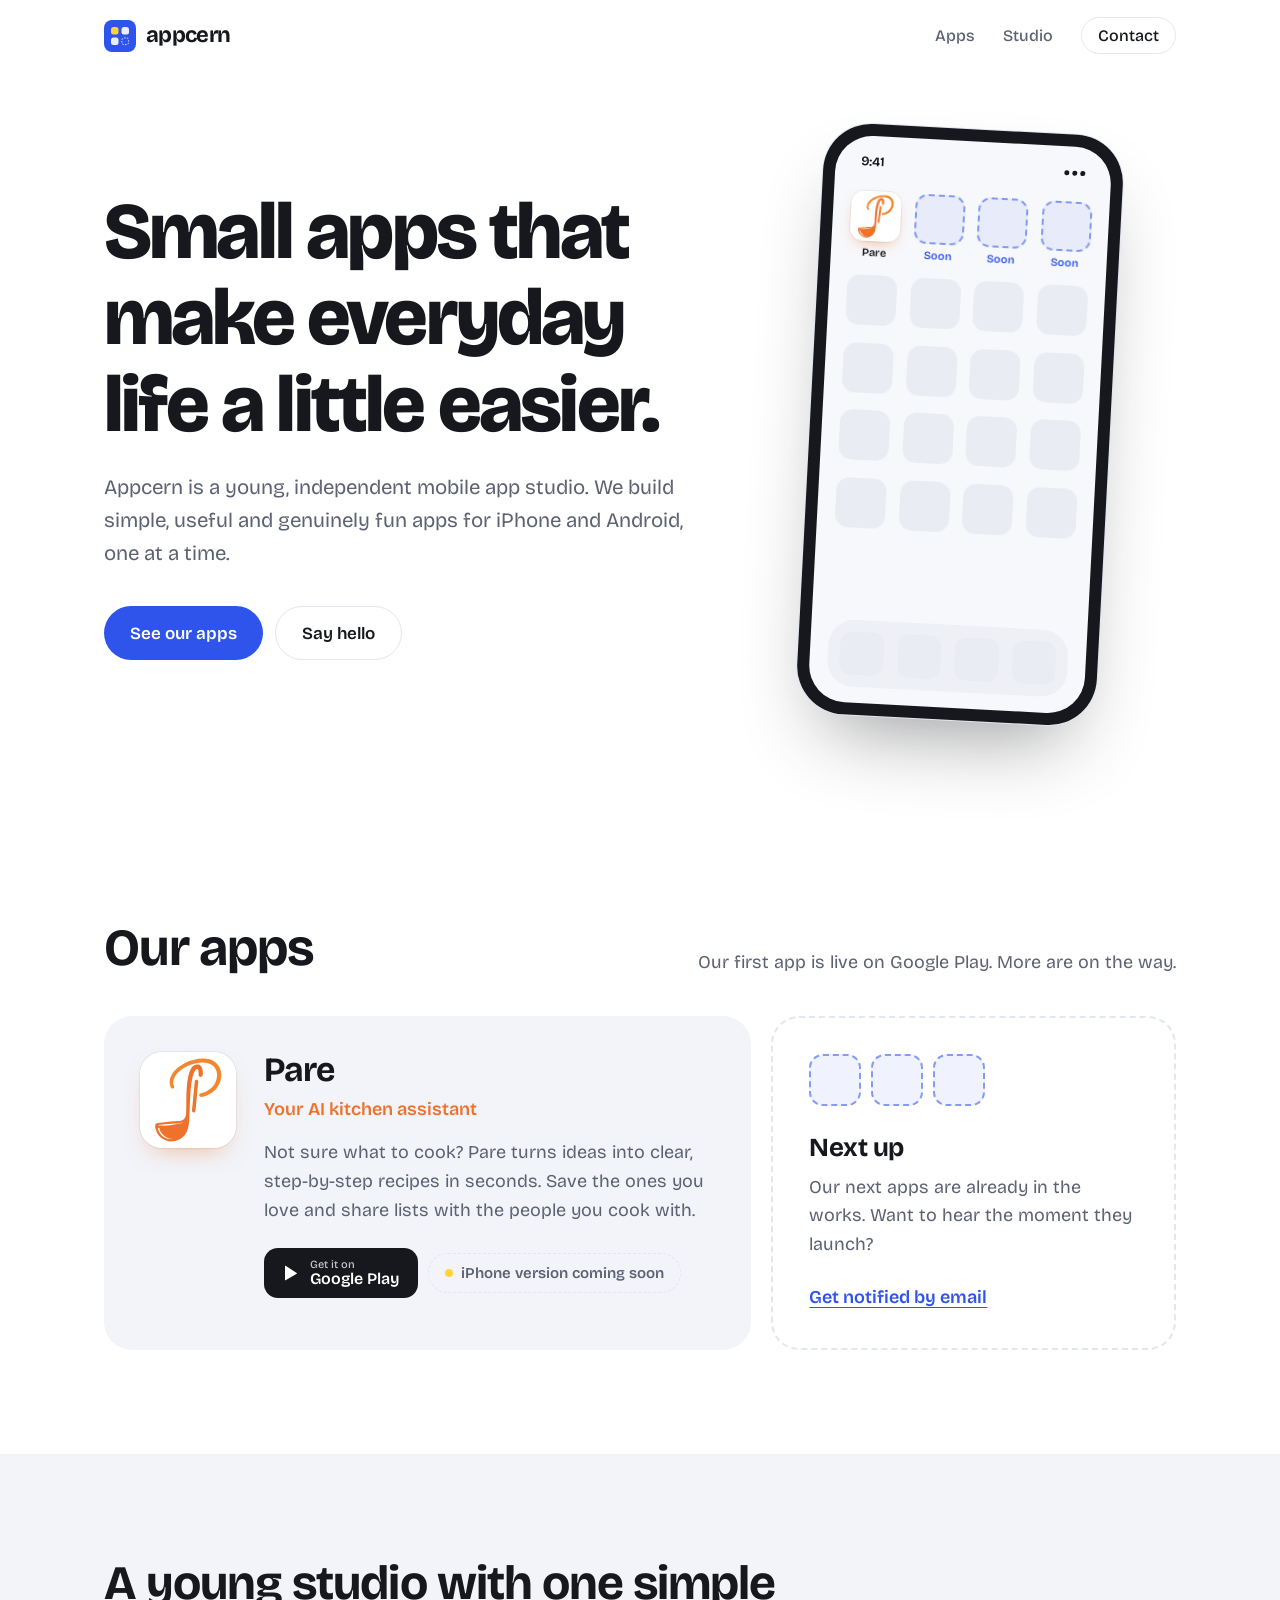
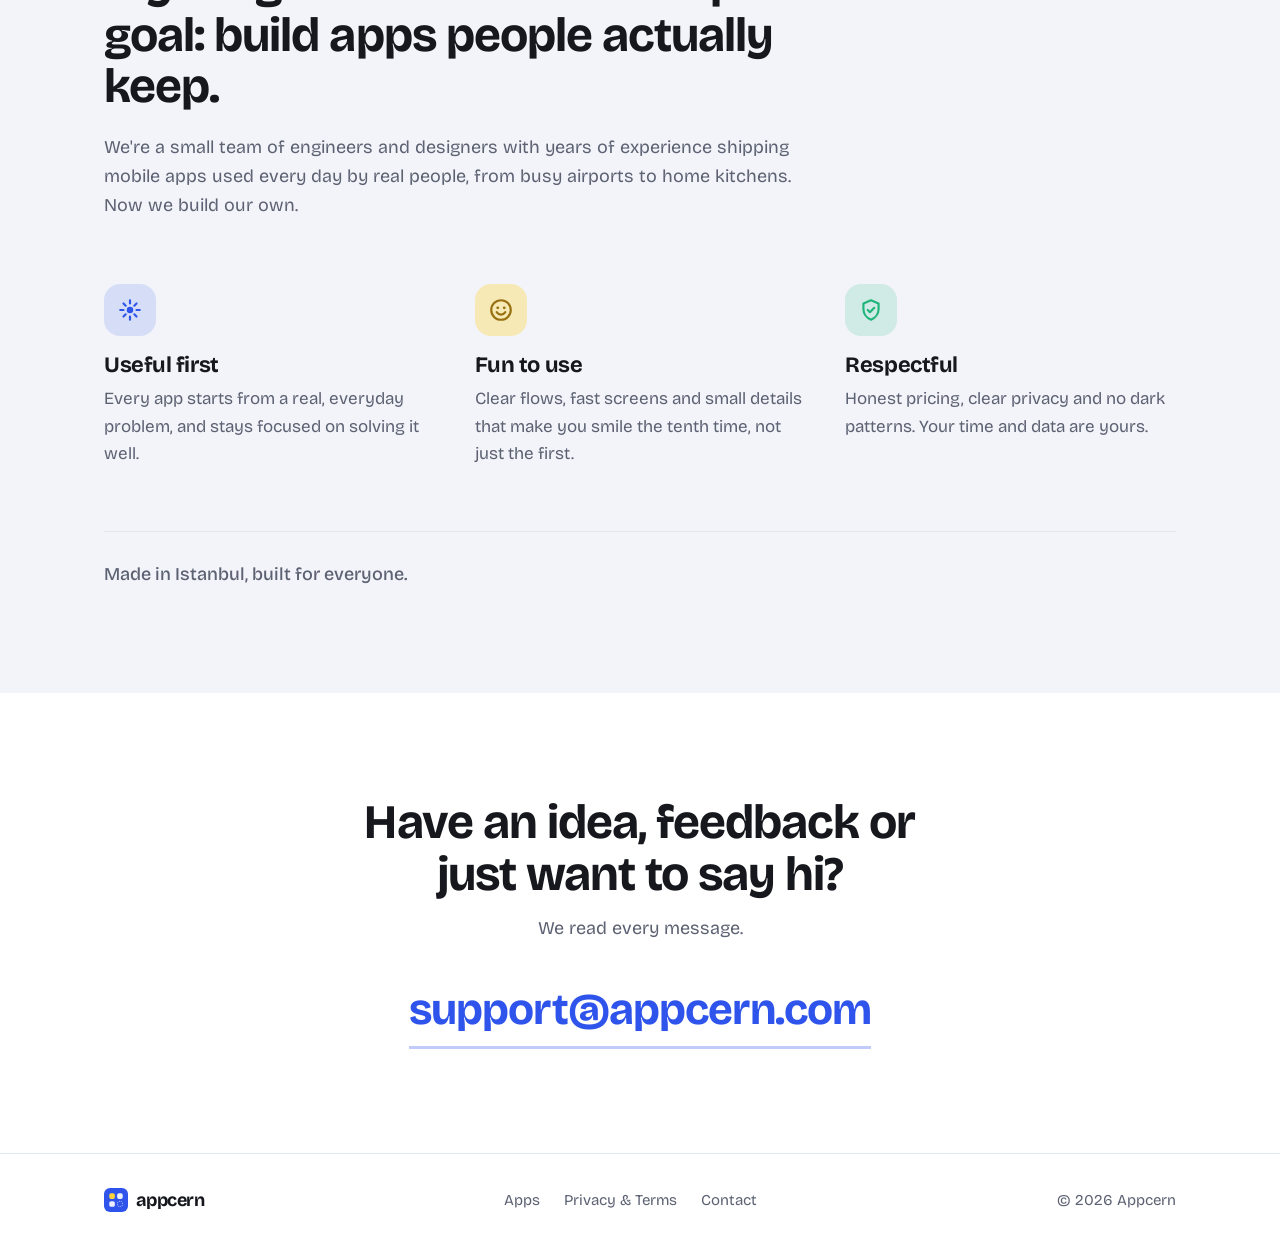
<file: index.html>
<!doctype html>
<html lang="en">
<head>
  <meta charset="utf-8">
  <meta name="viewport" content="width=device-width, initial-scale=1, viewport-fit=cover">
  <title>Appcern — Mobile app studio</title>
  <meta name="description" content="Appcern is a young, independent mobile app studio building simple, useful and fun apps that make everyday life a little easier.">
  <meta name="theme-color" content="#ffffff" media="(prefers-color-scheme: light)">
  <meta name="theme-color" content="#121419" media="(prefers-color-scheme: dark)">

  <meta property="og:type" content="website">
  <meta property="og:site_name" content="Appcern">
  <meta property="og:title" content="Appcern — Mobile app studio">
  <meta property="og:description" content="Simple, useful and fun apps that make everyday life a little easier.">
  <meta property="og:url" content="https://appcern.com/">
  <meta name="twitter:card" content="summary">

  <link rel="icon" href="assets/favicon.svg" type="image/svg+xml">
  <link rel="apple-touch-icon" href="assets/favicon.svg">

  <link rel="preconnect" href="https://fonts.googleapis.com">
  <link rel="preconnect" href="https://fonts.gstatic.com" crossorigin>
  <link href="https://fonts.googleapis.com/css2?family=Bricolage+Grotesque:opsz,wght@12..96,400;12..96,500;12..96,600;12..96,700;12..96,800&display=swap" rel="stylesheet">

  <link rel="stylesheet" href="assets/styles.css">
</head>
<body>
  <a class="skip" href="#main">Skip to content</a>

  <header class="nav">
    <div class="wrap nav-inner">
      <a class="brand" href="./" aria-label="Appcern home">
        <img src="assets/favicon.svg" alt="" width="32" height="32">
        <span>appcern</span>
      </a>
      <nav aria-label="Main">
        <ul class="nav-links">
          <li><a href="#apps">Apps</a></li>
          <li><a href="#studio">Studio</a></li>
          <li><a href="#contact" class="nav-cta">Contact</a></li>
        </ul>
      </nav>
    </div>
  </header>

  <main id="main">
    <!-- HERO -->
    <section class="hero">
      <div class="wrap hero-inner">
        <div class="hero-copy">
          <h1>Small apps that make everyday life a little easier.</h1>
          <p class="lead">Appcern is a young, independent mobile app studio. We build simple, useful and genuinely fun apps for iPhone and Android, one at a time.</p>
          <div class="hero-actions">
            <a class="btn btn-primary" href="#apps">See our apps</a>
            <a class="btn btn-ghost" href="#contact">Say hello</a>
          </div>
        </div>

        <div class="phone" aria-hidden="true">
          <div class="phone-screen">
            <div class="status"><span>9:41</span><span class="status-dots"><i></i><i></i><i></i></span></div>
            <div class="grid">
              <div class="tile tile-live">
                <img src="assets/pare-icon.svg" alt="">
                <span>Pare</span>
              </div>
              <div class="tile tile-soon"><b></b><span>Soon</span></div>
              <div class="tile tile-soon"><b></b><span>Soon</span></div>
              <div class="tile tile-soon"><b></b><span>Soon</span></div>
              <div class="tile tile-empty"><b></b></div>
              <div class="tile tile-empty"><b></b></div>
              <div class="tile tile-empty"><b></b></div>
              <div class="tile tile-empty"><b></b></div>
              <div class="tile tile-empty"><b></b></div>
              <div class="tile tile-empty"><b></b></div>
              <div class="tile tile-empty"><b></b></div>
              <div class="tile tile-empty"><b></b></div>
              <div class="tile tile-empty"><b></b></div>
              <div class="tile tile-empty"><b></b></div>
              <div class="tile tile-empty"><b></b></div>
              <div class="tile tile-empty"><b></b></div>
              <div class="tile tile-empty"><b></b></div>
              <div class="tile tile-empty"><b></b></div>
              <div class="tile tile-empty"><b></b></div>
              <div class="tile tile-empty"><b></b></div>
            </div>
            <div class="dock"><b></b><b></b><b></b><b></b></div>
          </div>
        </div>
      </div>
    </section>

    <!-- APPS -->
    <section id="apps" class="section">
      <div class="wrap">
        <div class="section-head">
          <h2>Our apps</h2>
          <p>Our first app is live on Google Play. More are on the way.</p>
        </div>

        <div class="apps">
          <article class="app-card">
            <img class="app-icon" src="assets/pare-icon.svg" alt="Pare app icon" width="96" height="96">
            <div class="app-body">
              <h3>Pare</h3>
              <p class="app-tag">Your AI kitchen assistant</p>
              <p>Not sure what to cook? Pare turns ideas into clear, step-by-step recipes in seconds. Save the ones you love and share lists with the people you cook with.</p>
              <div class="stores" data-app="pare">
                <a class="store" data-store="ios" href="#" target="_blank" rel="noopener">
                  <svg viewBox="0 0 24 24" width="18" height="18" aria-hidden="true"><path fill="currentColor" d="M16.4 12.6c0-2.4 2-3.6 2.1-3.7-1.1-1.7-2.9-1.9-3.5-1.9-1.5-.2-2.9.9-3.7.9-.8 0-1.9-.9-3.2-.8-1.6 0-3.1 1-4 2.4-1.7 3-.4 7.3 1.2 9.7.8 1.2 1.8 2.5 3 2.4 1.2 0 1.7-.8 3.1-.8 1.5 0 1.9.8 3.2.8 1.3 0 2.1-1.2 2.9-2.4.9-1.3 1.3-2.6 1.3-2.7 0 0-2.4-.9-2.4-3.9zM14 5.5c.7-.8 1.1-1.9 1-3-1 0-2.1.7-2.8 1.5-.6.7-1.2 1.8-1 2.9 1.1.1 2.1-.6 2.8-1.4z"/></svg>
                  <span><small>Download on the</small>App Store</span>
                </a>
                <a class="store" data-store="android" href="#" target="_blank" rel="noopener">
                  <svg viewBox="0 0 24 24" width="18" height="18" aria-hidden="true"><path fill="currentColor" d="M4 2.8v18.4c0 .4.4.7.8.5L19.6 13c.4-.2.4-.8 0-1L4.8 2.3c-.4-.2-.8.1-.8.5z"/></svg>
                  <span><small>Get it on</small>Google Play</span>
                </a>
                <span class="soon-pill"></span>
              </div>
            </div>
          </article>

          <article class="next-card">
            <div class="next-icons" aria-hidden="true"><b></b><b></b><b></b></div>
            <h3>Next up</h3>
            <p>Our next apps are already in the works. Want to hear the moment they launch?</p>
            <a class="text-link" href="mailto:support@appcern.com?subject=Let%20me%20know%20when%20the%20next%20app%20launches">Get notified by email</a>
          </article>
        </div>
      </div>
    </section>

    <!-- STUDIO -->
    <section id="studio" class="section section-tint">
      <div class="wrap">
        <div class="studio-head">
          <h2>A young studio with one simple goal: build apps people actually keep.</h2>
          <p>We're a small team of engineers and designers with years of experience shipping mobile apps used every day by real people, from busy airports to home kitchens. Now we build our own.</p>
        </div>

        <ul class="values">
          <li>
            <span class="v-icon v-blue" aria-hidden="true">
              <svg viewBox="0 0 24 24"><path d="M12 3v3M12 18v3M3 12h3M18 12h3M6 6l2 2M16 16l2 2M6 18l2-2M16 8l2-2" stroke="currentColor" stroke-width="2" stroke-linecap="round" fill="none"/><circle cx="12" cy="12" r="3" fill="currentColor"/></svg>
            </span>
            <h3>Useful first</h3>
            <p>Every app starts from a real, everyday problem, and stays focused on solving it well.</p>
          </li>
          <li>
            <span class="v-icon v-sun" aria-hidden="true">
              <svg viewBox="0 0 24 24"><circle cx="12" cy="12" r="9" stroke="currentColor" stroke-width="2" fill="none"/><path d="M8 14c1 1.5 2.4 2.2 4 2.2s3-.7 4-2.2" stroke="currentColor" stroke-width="2" stroke-linecap="round" fill="none"/><circle cx="9" cy="10" r="1.3" fill="currentColor"/><circle cx="15" cy="10" r="1.3" fill="currentColor"/></svg>
            </span>
            <h3>Fun to use</h3>
            <p>Clear flows, fast screens and small details that make you smile the tenth time, not just the first.</p>
          </li>
          <li>
            <span class="v-icon v-green" aria-hidden="true">
              <svg viewBox="0 0 24 24"><path d="M12 3l7 3v5c0 4.4-3 8.4-7 10-4-1.6-7-5.6-7-10V6l7-3z" stroke="currentColor" stroke-width="2" stroke-linejoin="round" fill="none"/><path d="M9 12l2 2 4-4" stroke="currentColor" stroke-width="2" stroke-linecap="round" stroke-linejoin="round" fill="none"/></svg>
            </span>
            <h3>Respectful</h3>
            <p>Honest pricing, clear privacy and no dark patterns. Your time and data are yours.</p>
          </li>
        </ul>

        <p class="made-in">Made in Istanbul, built for everyone.</p>
      </div>
    </section>

    <!-- CONTACT -->
    <section id="contact" class="section contact">
      <div class="wrap contact-inner">
        <h2>Have an idea, feedback or just want to say hi?</h2>
        <p>We read every message.</p>
        <a class="contact-mail" href="mailto:support@appcern.com">support@appcern.com</a>
      </div>
    </section>
  </main>

  <footer class="footer">
    <div class="wrap footer-inner">
      <a class="brand brand-sm" href="./" aria-label="Appcern home">
        <img src="assets/favicon.svg" alt="" width="24" height="24">
        <span>appcern</span>
      </a>
      <ul class="footer-links">
        <li><a href="#apps">Apps</a></li>
        <li><a href="https://legal.appcern.com" target="_blank" rel="noopener">Privacy &amp; Terms</a></li>
        <li><a href="mailto:support@appcern.com">Contact</a></li>
      </ul>
      <p class="copy">© <span id="year">2026</span> Appcern</p>
    </div>
  </footer>

  <script>
    /* ─────────────────────────────────────────────
       STORE LINKS — paste store URLs when the app is live.
       Empty string = button hidden, "Coming soon" shown instead.
       ───────────────────────────────────────────── */
    const STORE_LINKS = {
      pare: {
        ios: "",      // e.g. "https://apps.apple.com/app/id0000000000"
        android: "https://play.google.com/store/apps/details?id=com.appcern.recipeapp"
      }
    };

    const PLATFORM = { ios: "iPhone", android: "Android" };

    document.querySelectorAll(".stores").forEach((group) => {
      const links = STORE_LINKS[group.dataset.app] || {};
      const missing = [];
      group.querySelectorAll(".store").forEach((a) => {
        const url = links[a.dataset.store];
        if (url) { a.href = url; } else { a.hidden = true; missing.push(PLATFORM[a.dataset.store]); }
      });
      const pill = group.querySelector(".soon-pill");
      if (missing.length === 0) pill.hidden = true;
      else pill.textContent = `${missing.join(" & ")} version coming soon`;
    });

    document.getElementById("year").textContent = new Date().getFullYear();
  </script>
</body>
</html>
</file>
<file: assets/styles.css>
/* ───────── Tokens ───────── */
:root {
  --paper: #ffffff;
  --mist: #f2f4f9;
  --line: #e2e6ef;
  --ink: #16181d;
  --muted: #5d6273;
  --cobalt: #2f54eb;
  --cobalt-ink: #ffffff;
  --sun: #ffd43b;
  --leaf: #1fb57a;
  --pare: #ee722b;
  --tile-empty: #e9ecf3;
  --phone: #16181d;
  --screen: #f7f8fb;

  --radius-lg: 28px;
  --radius-md: 18px;
  --wrap: 1120px;
  --font: "Bricolage Grotesque", system-ui, -apple-system, "Segoe UI", sans-serif;
}

@media (prefers-color-scheme: dark) {
  :root:not([data-theme="light"]) {
    --paper: #121419;
    --mist: #1a1d24;
    --line: #2a2e38;
    --ink: #f2f3f6;
    --muted: #a3a8b8;
    --cobalt: #6f8bff;
    --cobalt-ink: #0d1020;
    --tile-empty: #262a34;
    --phone: #050608;
    --screen: #1c1f27;
  }
}
:root[data-theme="dark"] {
  --paper: #121419;
  --mist: #1a1d24;
  --line: #2a2e38;
  --ink: #f2f3f6;
  --muted: #a3a8b8;
  --cobalt: #6f8bff;
  --cobalt-ink: #0d1020;
  --tile-empty: #262a34;
  --phone: #050608;
  --screen: #1c1f27;
}

/* ───────── Base ───────── */
*, *::before, *::after { box-sizing: border-box; }
html { scroll-behavior: smooth; -webkit-text-size-adjust: 100%; }
body {
  margin: 0;
  background: var(--paper);
  color: var(--ink);
  font-family: var(--font);
  font-size: 18px;
  line-height: 1.6;
  -webkit-font-smoothing: antialiased;
  overflow-x: hidden;
}
img { display: block; max-width: 100%; }
a { color: inherit; }
h1, h2, h3 { margin: 0; line-height: 1.08; letter-spacing: -0.02em; font-weight: 700; }
p { margin: 0; }
ul { margin: 0; padding: 0; list-style: none; }

:focus-visible { outline: 3px solid var(--cobalt); outline-offset: 3px; border-radius: 6px; }

.wrap { width: 100%; max-width: var(--wrap); margin: 0 auto; padding: 0 24px; }
@media (max-width: 520px) { .wrap { padding: 0 16px; } }

.skip {
  position: absolute; left: 16px; top: -48px;
  background: var(--ink); color: var(--paper);
  padding: 8px 14px; border-radius: 10px; z-index: 100; text-decoration: none;
}
.skip:focus { top: 12px; }

/* ───────── Nav ───────── */
.nav {
  position: sticky; top: 0; z-index: 50;
  background: color-mix(in srgb, var(--paper) 85%, transparent);
  backdrop-filter: saturate(160%) blur(12px);
  -webkit-backdrop-filter: saturate(160%) blur(12px);
  border-bottom: 1px solid transparent;
}
.nav-inner { display: flex; align-items: center; justify-content: space-between; height: 72px; }
.brand { display: inline-flex; align-items: center; gap: 10px; text-decoration: none; font-weight: 700; font-size: 22px; letter-spacing: -0.03em; }
.brand-sm { font-size: 18px; gap: 8px; }
.nav-links { display: flex; align-items: center; gap: 28px; font-size: 16px; font-weight: 500; }
.nav-links a { text-decoration: none; color: var(--muted); transition: color .15s; }
.nav-links a:hover { color: var(--ink); }
.nav-links .nav-cta { color: var(--ink); border: 1.5px solid var(--line); padding: 8px 16px; border-radius: 999px; }
.nav-links .nav-cta:hover { border-color: var(--ink); }
@media (max-width: 520px) {
  .nav-links { gap: 16px; font-size: 15px; }
  .nav-links li:first-child { display: none; }
}

/* ───────── Buttons ───────── */
.btn {
  display: inline-flex; align-items: center; justify-content: center;
  height: 54px; padding: 0 26px; border-radius: 999px;
  font: 600 17px/1 var(--font); text-decoration: none;
  transition: transform .15s ease, background-color .15s ease, border-color .15s ease;
}
.btn:active { transform: scale(.97); }
.btn-primary { background: var(--cobalt); color: var(--cobalt-ink); }
.btn-primary:hover { background: color-mix(in srgb, var(--cobalt) 88%, var(--ink)); }
.btn-ghost { border: 1.5px solid var(--line); color: var(--ink); }
.btn-ghost:hover { border-color: var(--ink); }

/* ───────── Hero ───────── */
.hero { padding: 56px 0 96px; }
.hero-inner { display: grid; grid-template-columns: 1.15fr 0.85fr; gap: 56px; align-items: center; }
.hero h1 { font-size: clamp(42px, 6.4vw, 80px); font-weight: 800; letter-spacing: -0.035em; max-width: 13ch; }
.lead { margin-top: 24px; font-size: clamp(18px, 1.6vw, 21px); color: var(--muted); max-width: 46ch; }
.hero-actions { display: flex; flex-wrap: wrap; gap: 12px; margin-top: 36px; }

/* Phone home screen — the signature element */
.phone {
  justify-self: center;
  width: 300px; padding: 12px;
  background: var(--phone);
  border-radius: 48px;
  box-shadow: 0 0 0 1px var(--line), 0 40px 80px -30px rgba(22, 24, 29, .45);
  transform: rotate(3deg);
}
.phone-screen { background: var(--screen); border-radius: 37px; padding: 14px 18px 16px; aspect-ratio: 9 / 18.5; display: flex; flex-direction: column; }
.status { display: flex; justify-content: space-between; align-items: center; font-size: 13px; font-weight: 600; padding: 2px 8px 18px; }
.status-dots { display: flex; gap: 3px; }
.status-dots i { width: 5px; height: 5px; border-radius: 50%; background: currentColor; display: block; }
.grid { display: grid; grid-template-columns: repeat(4, 1fr); gap: 18px 14px; }
.tile { display: flex; flex-direction: column; align-items: center; gap: 6px; font-size: 11px; font-weight: 600; }
.tile img, .tile b { width: 100%; aspect-ratio: 1; border-radius: 26%; display: block; }
.tile span { line-height: 1; height: 11px; }
.tile-live img { box-shadow: 0 0 0 1px rgba(22, 24, 29, .06), 0 6px 14px -6px rgba(238, 114, 43, .55); }
.tile-soon b { border: 2px dashed color-mix(in srgb, var(--cobalt) 55%, transparent); background: color-mix(in srgb, var(--cobalt) 7%, transparent); }
.tile-soon span { color: var(--cobalt); }
.tile-empty b { background: var(--tile-empty); }
.dock { margin-top: auto; display: grid; grid-template-columns: repeat(4, 1fr); gap: 14px; padding: 12px; border-radius: 26px; background: color-mix(in srgb, var(--tile-empty) 60%, transparent); }
.dock b { aspect-ratio: 1; border-radius: 26%; background: var(--tile-empty); display: block; }

/* One orchestrated load moment: the home screen fills in */
@media (prefers-reduced-motion: no-preference) {
  .tile { animation: pop .5s cubic-bezier(.2, .9, .3, 1.3) both; }
  .tile:nth-child(1)  { animation-delay: .25s; }
  .tile:nth-child(2)  { animation-delay: .40s; }
  .tile:nth-child(3)  { animation-delay: .48s; }
  .tile:nth-child(4)  { animation-delay: .56s; }
  .tile:nth-child(n+5) { animation-delay: .66s; }
  @keyframes pop { from { opacity: 0; transform: scale(.6); } to { opacity: 1; transform: none; } }
}

@media (max-width: 900px) {
  .hero { padding: 32px 0 72px; }
  .hero-inner { grid-template-columns: 1fr; gap: 56px; }
  .phone { width: 272px; transform: rotate(2deg); }
}

/* ───────── Sections ───────── */
.section { padding: 104px 0; }
.section-tint { background: var(--mist); }
.section-head { display: flex; justify-content: space-between; align-items: end; gap: 24px; flex-wrap: wrap; margin-bottom: 40px; }
.section-head h2 { font-size: clamp(34px, 4.4vw, 52px); }
.section-head p { color: var(--muted); }
@media (max-width: 520px) { .section { padding: 72px 0; } }

/* Apps */
.apps { display: grid; grid-template-columns: 1.6fr 1fr; gap: 20px; }
.app-card {
  display: flex; gap: 28px; align-items: flex-start;
  padding: 36px; border-radius: var(--radius-lg);
  background: var(--mist);
}
.app-icon { width: 96px; height: 96px; border-radius: 22px; flex: none; box-shadow: 0 0 0 1px rgba(22, 24, 29, .06), 0 12px 24px -12px rgba(238, 114, 43, .5); }
.app-body h3 { font-size: 34px; }
.app-tag { margin-top: 6px; font-weight: 600; color: var(--pare); }
.app-body > p:not(.app-tag) { margin-top: 14px; color: var(--muted); max-width: 48ch; }
.stores { display: flex; flex-wrap: wrap; gap: 10px; margin-top: 24px; align-items: center; }
.store {
  display: inline-flex; align-items: center; gap: 10px;
  height: 50px; padding: 0 18px; border-radius: 14px;
  background: var(--ink); color: var(--paper); text-decoration: none;
  font-weight: 600; font-size: 16px; line-height: 1.05;
}
.store[hidden] { display: none; }
.store small { display: block; font-size: 11px; font-weight: 500; opacity: .75; }
.soon-pill {
  display: inline-flex; align-items: center; gap: 8px;
  height: 40px; padding: 0 16px; border-radius: 999px;
  border: 1.5px dashed var(--line);
  color: var(--muted);
  font-size: 15px; font-weight: 600;
}
.soon-pill::before { content: ""; width: 8px; height: 8px; border-radius: 50%; background: var(--sun); }
.soon-pill[hidden] { display: none; }

.next-card {
  padding: 36px; border-radius: var(--radius-lg);
  border: 2px dashed var(--line);
  display: flex; flex-direction: column;
}
.next-icons { display: flex; gap: 10px; margin-bottom: 28px; }
.next-icons b { width: 52px; height: 52px; border-radius: 14px; border: 2px dashed color-mix(in srgb, var(--cobalt) 55%, transparent); background: color-mix(in srgb, var(--cobalt) 7%, transparent); }
.next-card h3 { font-size: 26px; }
.next-card p { margin-top: 10px; color: var(--muted); }
.text-link { margin-top: auto; padding-top: 24px; font-weight: 600; color: var(--cobalt); text-underline-offset: 4px; }

@media (max-width: 900px) {
  .apps { grid-template-columns: 1fr; }
}
@media (max-width: 600px) {
  .app-card { flex-direction: column; padding: 28px 22px; gap: 20px; }
  .app-icon { width: 80px; height: 80px; border-radius: 18px; }
  .next-card { padding: 28px 22px; }
}

/* Studio */
.studio-head { max-width: 760px; }
.studio-head h2 { font-size: clamp(32px, 4vw, 48px); }
.studio-head p { margin-top: 20px; color: var(--muted); max-width: 60ch; }
.values { display: grid; grid-template-columns: repeat(3, 1fr); gap: 40px; margin-top: 64px; }
.values h3 { font-size: 22px; margin-top: 18px; }
.values p { margin-top: 8px; color: var(--muted); font-size: 17px; }
.v-icon { display: inline-grid; place-items: center; width: 52px; height: 52px; border-radius: 16px; }
.v-icon svg { width: 26px; height: 26px; }
.v-blue  { background: color-mix(in srgb, var(--cobalt) 14%, transparent); color: var(--cobalt); }
.v-sun   { background: color-mix(in srgb, var(--sun) 35%, transparent); color: color-mix(in srgb, #b8860b 80%, var(--ink)); }
.v-green { background: color-mix(in srgb, var(--leaf) 16%, transparent); color: var(--leaf); }
.made-in { margin-top: 64px; padding-top: 28px; border-top: 1px solid var(--line); color: var(--muted); font-weight: 500; }
@media (max-width: 800px) { .values { grid-template-columns: 1fr; gap: 36px; margin-top: 48px; } }

/* Contact */
.contact-inner { text-align: center; }
.contact h2 { font-size: clamp(30px, 4vw, 48px); max-width: 18ch; margin: 0 auto; }
.contact p { margin-top: 14px; color: var(--muted); }
.contact-mail {
  display: inline-block; margin-top: 32px;
  font-size: clamp(24px, 4.5vw, 44px); font-weight: 700; letter-spacing: -0.02em;
  color: var(--cobalt); text-decoration: none;
  border-bottom: 3px solid color-mix(in srgb, var(--cobalt) 30%, transparent);
  transition: border-color .15s;
  overflow-wrap: anywhere;
}
.contact-mail:hover { border-color: var(--cobalt); }

/* Footer */
.footer { border-top: 1px solid var(--line); padding: 32px 0 40px; }
.footer-inner { display: flex; align-items: center; justify-content: space-between; gap: 20px 32px; flex-wrap: wrap; }
.footer-links { display: flex; gap: 24px; flex-wrap: wrap; font-size: 15px; }
.footer-links a { color: var(--muted); text-decoration: none; }
.footer-links a:hover { color: var(--ink); }
.copy { font-size: 15px; color: var(--muted); }
</file>
